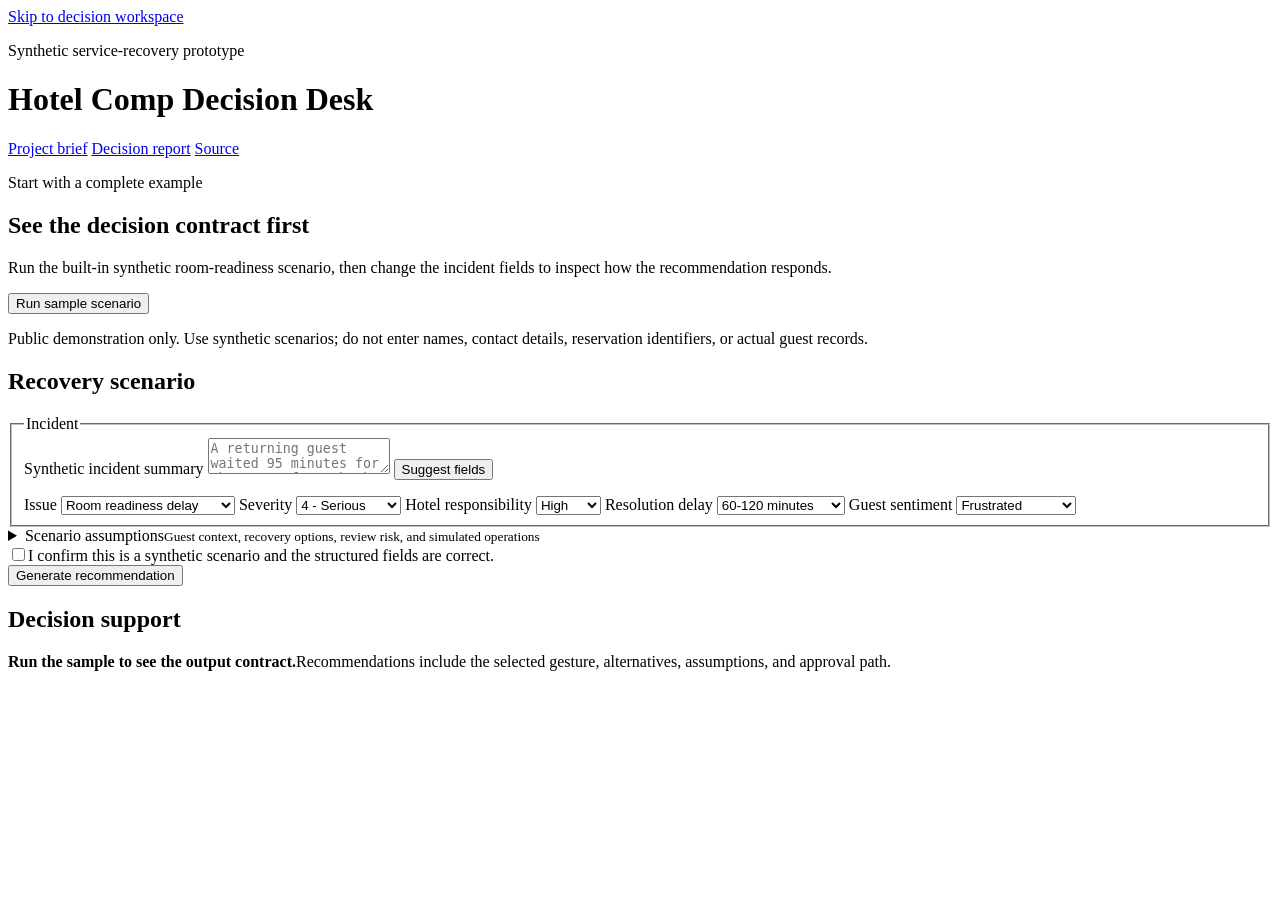
<file: cloudflare/ui/index.html>
<!doctype html>
<html lang="en">
<head>
  <meta charset="utf-8">
  <meta name="viewport" content="width=device-width, initial-scale=1">
  <meta name="description" content="Run a synthetic hotel service-recovery scenario and inspect an explainable recommendation, alternatives, cost assumptions, and review path.">
  <title>Hotel Comp Decision Desk</title>
  <style>
/*__STYLES__*/
  </style>
</head>
<body>
  <a class="skip-link" href="#main">Skip to decision workspace</a>
  <header>
    <div class="shell masthead">
      <div>
        <p class="eyebrow">Synthetic service-recovery prototype</p>
        <h1>Hotel Comp Decision Desk</h1>
      </div>
      <nav class="context-links" aria-label="Project context">
        <a href="https://grant-mccurdy.github.io/projects/hotel-comp-policy-model.html">Project brief</a>
        <a href="https://grant-mccurdy.github.io/projects/hotel-comp-policy-model/">Decision report</a>
        <a href="https://github.com/grant-mccurdy/hotel-comp-policy-model">Source</a>
      </nav>
    </div>
  </header>

  <main id="main" class="shell">
    <div class="demo-intro">
      <div>
        <p class="eyebrow">Start with a complete example</p>
        <h2>See the decision contract first</h2>
        <p>Run the built-in synthetic room-readiness scenario, then change the incident fields to inspect how the recommendation responds.</p>
      </div>
      <button id="sample-button" class="secondary sample-button" type="button">Run sample scenario</button>
    </div>
    <p class="boundary">Public demonstration only. Use synthetic scenarios; do not enter names, contact details, reservation identifiers, or actual guest records.</p>

    <div class="workspace">
      <section class="panel" aria-labelledby="scenario-title">
        <div class="panel-head"><h2 id="scenario-title">Recovery scenario</h2></div>
        <form id="scenario-form" class="panel-body">
          <fieldset>
            <legend>Incident</legend>
            <div class="narrative">
              <label>Synthetic incident summary
                <textarea id="incident_summary" maxlength="1000" placeholder="A returning guest waited 95 minutes for the room after check-in and is visibly frustrated..."></textarea>
              </label>
              <button id="parse-button" class="secondary" type="button">Suggest fields</button>
            </div>
            <p id="parse-status" class="status" role="status"></p>
            <div class="grid">
              <label>Issue
                <select name="failure_category" required>
                  <option value="room_readiness_delay">Room readiness delay</option>
                  <option value="room_assignment_expectation_gap">Room expectation gap</option>
                  <option value="housekeeping_miss">Housekeeping miss</option>
                  <option value="maintenance_issue">Maintenance issue</option>
                  <option value="noise_disruption">Noise disruption</option>
                  <option value="billing_or_fee_dispute">Billing or fee dispute</option>
                  <option value="f_and_b_service_lapse">Food and beverage lapse</option>
                  <option value="rooftop_pool_access_issue">Rooftop or pool access</option>
                  <option value="spa_wellness_service_issue">Spa or wellness issue</option>
                  <option value="valet_or_parking_delay">Valet or parking delay</option>
                </select>
              </label>
              <label><span class="field-term" tabindex="0" aria-label="Severity: How much the incident disrupted the promised stay experience. Rate the failure itself, not guest emotion, guest value, or hotel responsibility." data-help="How much the incident disrupted the promised stay experience. Rate the failure itself, not guest emotion, guest value, or hotel responsibility.">Severity</span>
                <select name="severity" required>
                  <option value="2">2 - Noticeable</option><option value="3">3 - Material</option>
                  <option value="4" selected>4 - Serious</option><option value="5">5 - Critical</option>
                </select>
              </label>
              <label>Hotel responsibility
                <select name="hotel_responsibility" required>
                  <option value="0.35">Limited</option><option value="0.65">Shared</option>
                  <option value="0.90" selected>High</option><option value="1">Full</option>
                </select>
              </label>
              <label>Resolution delay
                <select name="resolution_delay_minutes" required>
                  <option value="25">Under 30 minutes</option><option value="60">30-60 minutes</option>
                  <option value="95" selected>60-120 minutes</option><option value="240">Over two hours</option>
                </select>
              </label>
              <label>Guest sentiment
                <select name="sentiment_intensity" required>
                  <option value="0.30">Calm</option><option value="0.55">Concerned</option>
                  <option value="0.76" selected>Frustrated</option><option value="0.92">Highly escalated</option>
                </select>
              </label>
            </div>
            <input type="hidden" name="failure_type" value="outcome">
            <input type="hidden" name="reported_in_stay" value="true">
          </fieldset>

          <details class="advanced-inputs">
            <summary><span>Scenario assumptions</span><small>Guest context, recovery options, review risk, and simulated operations</small></summary>
            <div class="advanced-body">
              <fieldset>
                <legend>Guest and stay context</legend>
                <div class="grid">
                  <label>Guest relationship
                    <select name="guest_tier" required>
                      <option value="new_guest">New guest</option><option value="returning_guest" selected>Returning guest</option>
                      <option value="loyalty_guest">Loyalty guest</option><option value="vip_guest">VIP guest</option>
                      <option value="event_or_suite_guest">Event or suite guest</option>
                    </select>
                  </label>
                  <label>Traveler context
                    <select name="traveler_segment" required>
                      <option value="coastal_weekend" selected>Coastal weekend</option><option value="wellness_getaway">Wellness getaway</option>
                      <option value="business_traveler">Business traveler</option><option value="design_leisure">Design leisure</option>
                      <option value="event_or_suite_guest">Event or suite</option><option value="local_staycation">Local staycation</option>
                    </select>
                  </label>
                  <label>Stay value ($)<input name="stay_value" type="number" min="0" max="100000" value="1800" required></label>
                  <label>Nightly rate ($)<input name="nightly_rate" type="number" min="0" max="25000" value="600" required></label>
                  <label>Estimated relationship value ($)<input name="estimated_lifetime_value" type="number" min="0" max="1000000" value="7200" required></label>
                  <label><span class="field-term" tabindex="0" aria-label="Repeat-comp review signal: Verified prior recovery history that may require manager review. It never reduces what the current failure warrants and is not an abuse label." data-help="Verified prior recovery history that may require manager review. It never reduces what the current failure warrants and is not an abuse label.">Repeat-comp review signal</span>
                    <select name="repeat_comp_review_risk" required><option value="0.04" selected>None</option><option value="0.35">Watch</option><option value="0.75">Review</option></select>
                  </label>
                  <label><span class="field-term" tabindex="0" aria-label="Review risk: Observed likelihood that an unresolved incident becomes a negative public review or reputation issue. Do not infer this from guest status or demographics." data-help="Observed likelihood that an unresolved incident becomes a negative public review or reputation issue. Do not infer this from guest status or demographics.">Review risk</span>
                    <select name="review_risk" required>
                      <option value="0.30">Low</option><option value="0.55">Moderate</option>
                      <option value="0.80" selected>High</option><option value="0.94">Very high</option>
                    </select>
                  </label>
                </div>
              </fieldset>

              <fieldset>
                <legend>Available recovery options</legend>
                <div class="checks">
                  <label class="check"><input type="checkbox" name="available_comp_codes" value="amenity_gesture" checked>In-room amenity</label>
                  <label class="check"><input type="checkbox" name="available_comp_codes" value="late_checkout" checked>Late checkout</label>
                  <label class="check"><input type="checkbox" name="available_comp_codes" value="parking_fee_waiver" checked>Fee waiver</label>
                  <label class="check"><input type="checkbox" name="available_comp_codes" value="lobby_lounge_credit" checked>Palma credit</label>
                  <label class="check"><input type="checkbox" name="available_comp_codes" value="rooftop_f_and_b_credit" checked>Calabra or Palma credit</label>
                  <label class="check"><input type="checkbox" name="available_comp_codes" value="spa_wellness_credit" checked>Spa or wellness credit</label>
                  <label class="check"><input type="checkbox" name="available_comp_codes" value="room_upgrade" checked>Room upgrade</label>
                  <label class="check"><input type="checkbox" name="available_comp_codes" value="partial_room_refund" checked>Partial room refund</label>
                  <label class="check"><input type="checkbox" name="available_comp_codes" value="future_stay_credit" checked>Future-stay credit</label>
                </div>
              </fieldset>

              <fieldset>
                <legend>Simulated operating context</legend>
                <div class="grid">
                  <label>Occupancy pressure<select name="occupancy_pressure"><option value="0.35">Flexible</option><option value="0.65">Moderate</option><option value="0.72" selected>Constrained</option><option value="0.92">Peak</option></select></label>
                  <label>Public rate pressure<select name="public_rate_pressure"><option value="0.35">Low</option><option value="0.50" selected>Typical</option><option value="0.75">High</option><option value="0.90">Peak</option></select></label>
                </div>
              </fieldset>
            </div>
          </details>

          <input type="hidden" name="scenario_mode" value="public_synthetic_demo">
          <input type="hidden" name="availability_confirmed" value="true">
          <input type="hidden" name="property_context_confidence" value="0.88">
          <input type="hidden" name="rooftop_f_and_b_fit_modifier" value="1.22">
          <input type="hidden" name="spa_wellness_fit_modifier" value="1.18">
          <input type="hidden" name="lobby_lounge_fit_modifier" value="1.12">
          <input type="hidden" name="parking_fee_fit_modifier" value="1.04">
          <input type="hidden" name="late_checkout_fit_modifier" value="1.04">
          <input type="hidden" name="room_upgrade_fit_modifier" value="1.08">
          <div class="confirm"><label class="check"><input id="confirm-inputs" type="checkbox" required>I confirm this is a synthetic scenario and the structured fields are correct.</label></div>
          <button id="recommend-button" class="primary" type="submit">Generate recommendation</button>
          <p id="recommend-status" class="status" role="status"></p>
        </form>
      </section>

      <aside id="result" class="panel result" aria-live="polite">
        <div class="panel-head"><h2>Decision support</h2></div>
        <div class="empty"><strong>Run the sample to see the output contract.</strong><span>Recommendations include the selected gesture, alternatives, assumptions, and approval path.</span></div>
      </aside>
    </div>
  </main>
  <script>
/*__SCRIPT__*/
  </script>
</body>
</html>
</file>
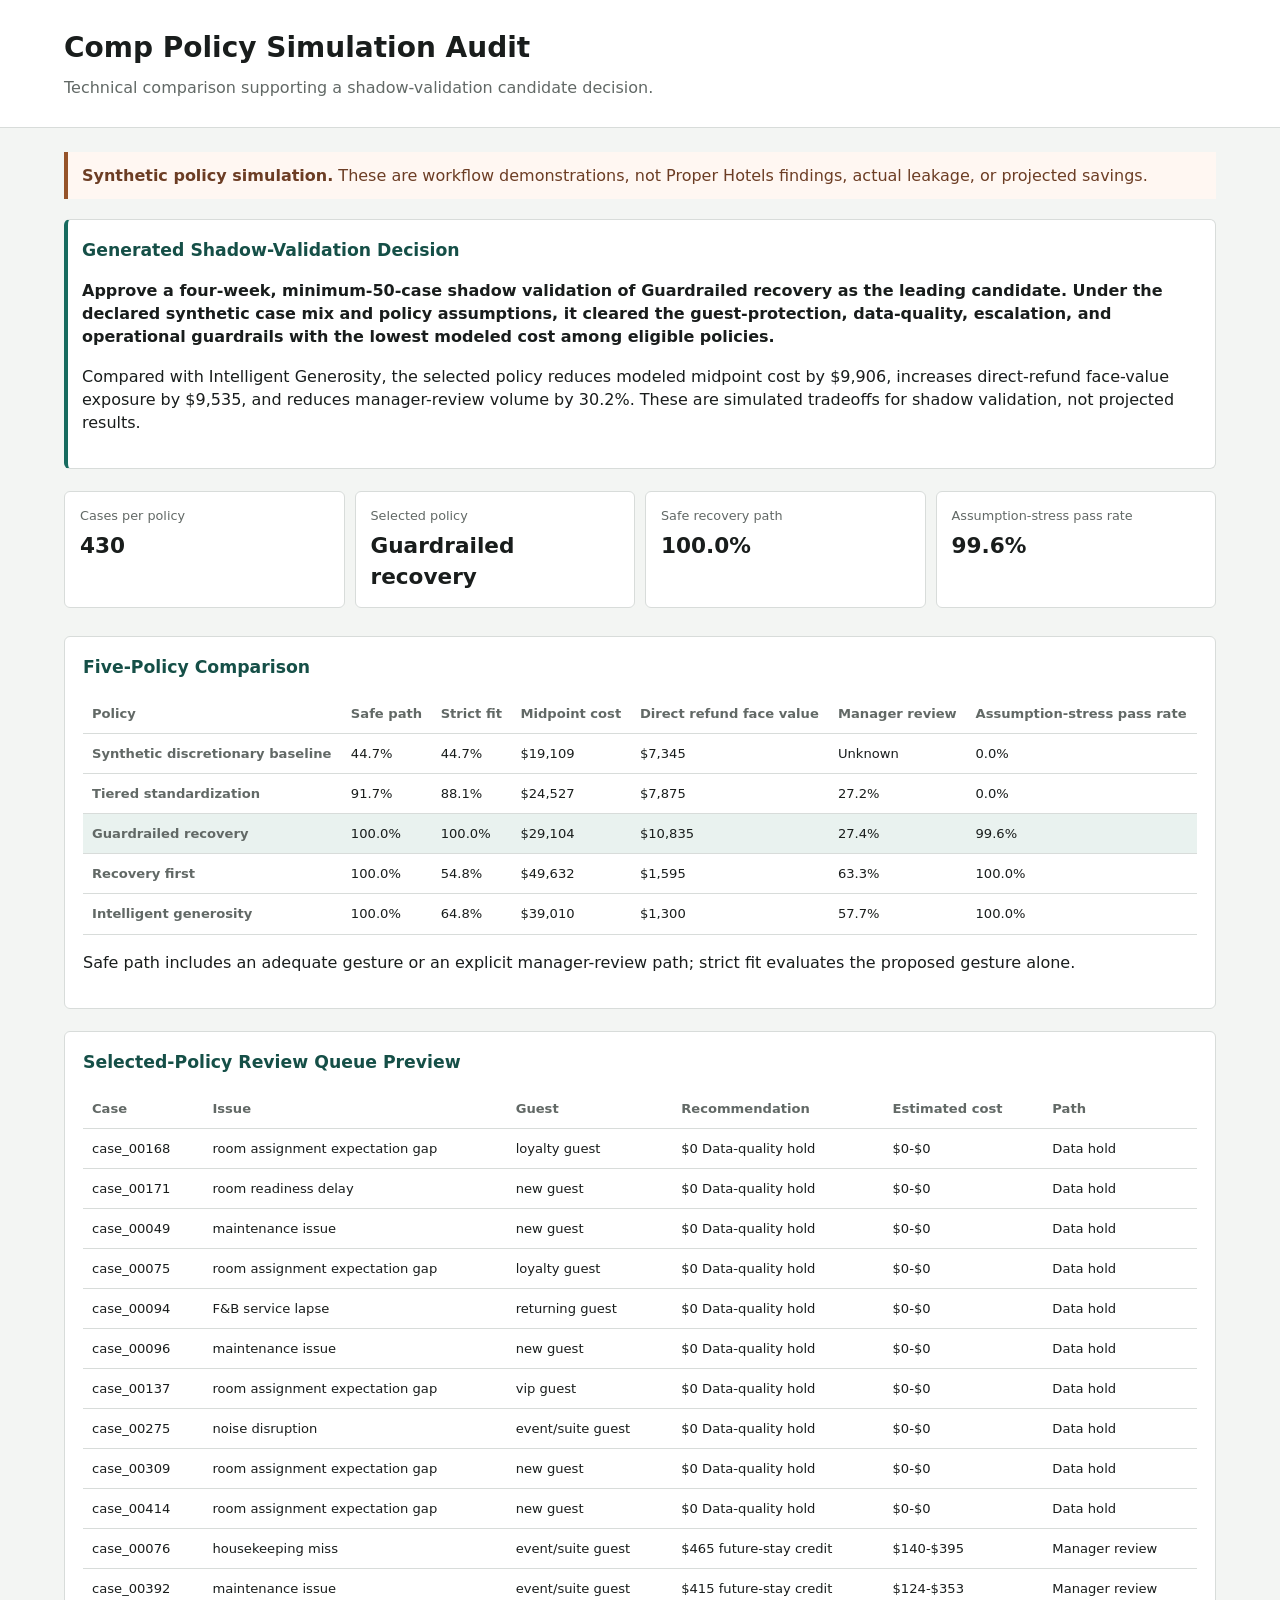
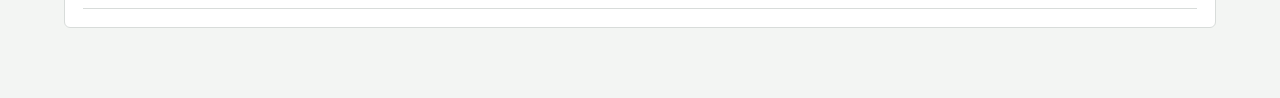
<file: reports/comp-optimization-dashboard.html>
<!doctype html>
<html lang="en">
<head>
  <meta charset="utf-8">
  <meta name="viewport" content="width=device-width, initial-scale=1">
  <title>Comp Policy Simulation Audit</title>
  <style>
    :root { --ink:#191d1c;--muted:#626966;--line:#d8dcda;--paper:#f3f5f3;--accent:#176b5f;--soft:#e9f2ef;--warn:#955329; }
    * { box-sizing:border-box; } body { margin:0;background:var(--paper);color:var(--ink);font-family:Inter,ui-sans-serif,system-ui,-apple-system,"Segoe UI",sans-serif;line-height:1.45; }
    header { padding:28px clamp(20px,5vw,64px);background:#fff;border-bottom:1px solid var(--line); } h1 { margin:0;font-size:1.75rem;letter-spacing:0; } header p { color:var(--muted);max-width:850px;margin:7px 0 0; }
    main { max-width:1320px;margin:auto;padding:24px clamp(20px,5vw,64px) 48px; } .boundary { border-left:4px solid var(--warn);background:#fff7f2;padding:12px 14px;margin-bottom:20px;color:#6c3d24; }
    .metrics { display:grid;grid-template-columns:repeat(4,minmax(150px,1fr));gap:10px;margin:20px 0 28px; } .metric { background:#fff;border:1px solid var(--line);border-radius:6px;padding:15px; } .metric span { display:block;color:var(--muted);font-size:.8rem; } .metric strong { display:block;margin-top:4px;font-size:1.35rem; }
    section { margin-bottom:22px;background:#fff;border:1px solid var(--line);border-radius:6px;padding:18px; } h2 { margin:0 0 14px;font-size:1.08rem;color:#154f47;letter-spacing:0; }
    .table-wrap { width:100%;overflow-x:auto; } table { width:100%;min-width:850px;border-collapse:collapse; } th,td { padding:10px 9px;border-bottom:1px solid var(--line);text-align:left;font-size:.82rem; } th { color:var(--muted);font-weight:650; } tr.selected { background:var(--soft); } .decision { border-left:4px solid var(--accent);padding-left:14px; }
    @media(max-width:850px) { .metrics { grid-template-columns:repeat(2,minmax(130px,1fr)); } }
  </style>
</head>
<body>
  <header><h1>Comp Policy Simulation Audit</h1><p>Technical comparison supporting a shadow-validation candidate decision.</p></header>
  <main>
    <div class="boundary"><strong>Synthetic policy simulation.</strong> These are workflow demonstrations, not Proper Hotels findings, actual leakage, or projected savings.</div>
    <section class="decision"><h2>Generated Shadow-Validation Decision</h2><p><strong>Approve a four-week, minimum-50-case shadow validation of Guardrailed recovery as the leading candidate. Under the declared synthetic case mix and policy assumptions, it cleared the guest-protection, data-quality, escalation, and operational guardrails with the lowest modeled cost among eligible policies.</strong></p><p>Compared with Intelligent Generosity, the selected policy reduces modeled midpoint cost by $9,906, increases direct-refund face-value exposure by $9,535, and reduces manager-review volume by 30.2%. These are simulated tradeoffs for shadow validation, not projected results.</p></section>
    <div class="metrics">
      <div class="metric"><span>Cases per policy</span><strong>430</strong></div>
      <div class="metric"><span>Selected policy</span><strong>Guardrailed recovery</strong></div>
      <div class="metric"><span>Safe recovery path</span><strong>100.0%</strong></div>
      <div class="metric"><span>Assumption-stress pass rate</span><strong>99.6%</strong></div>
    </div>
    <section><h2>Five-Policy Comparison</h2><div class="table-wrap"><table><thead><tr><th>Policy</th><th>Safe path</th><th>Strict fit</th><th>Midpoint cost</th><th>Direct refund face value</th><th>Manager review</th><th>Assumption-stress pass rate</th></tr></thead><tbody><tr><th>Synthetic discretionary baseline</th><td>44.7%</td><td>44.7%</td><td>$19,109</td><td>$7,345</td><td>Unknown</td><td>0.0%</td></tr><tr><th>Tiered standardization</th><td>91.7%</td><td>88.1%</td><td>$24,527</td><td>$7,875</td><td>27.2%</td><td>0.0%</td></tr><tr class="selected"><th>Guardrailed recovery</th><td>100.0%</td><td>100.0%</td><td>$29,104</td><td>$10,835</td><td>27.4%</td><td>99.6%</td></tr><tr><th>Recovery first</th><td>100.0%</td><td>54.8%</td><td>$49,632</td><td>$1,595</td><td>63.3%</td><td>100.0%</td></tr><tr><th>Intelligent generosity</th><td>100.0%</td><td>64.8%</td><td>$39,010</td><td>$1,300</td><td>57.7%</td><td>100.0%</td></tr></tbody></table></div><p>Safe path includes an adequate gesture or an explicit manager-review path; strict fit evaluates the proposed gesture alone.</p></section>
    <section><h2>Selected-Policy Review Queue Preview</h2><div class="table-wrap"><table><thead><tr><th>Case</th><th>Issue</th><th>Guest</th><th>Recommendation</th><th>Estimated cost</th><th>Path</th></tr></thead><tbody><tr><td>case_00168</td><td>room assignment expectation gap</td><td>loyalty guest</td><td>$0 Data-quality hold</td><td>$0-$0</td><td>Data hold</td></tr><tr><td>case_00171</td><td>room readiness delay</td><td>new guest</td><td>$0 Data-quality hold</td><td>$0-$0</td><td>Data hold</td></tr><tr><td>case_00049</td><td>maintenance issue</td><td>new guest</td><td>$0 Data-quality hold</td><td>$0-$0</td><td>Data hold</td></tr><tr><td>case_00075</td><td>room assignment expectation gap</td><td>loyalty guest</td><td>$0 Data-quality hold</td><td>$0-$0</td><td>Data hold</td></tr><tr><td>case_00094</td><td>F&amp;B service lapse</td><td>returning guest</td><td>$0 Data-quality hold</td><td>$0-$0</td><td>Data hold</td></tr><tr><td>case_00096</td><td>maintenance issue</td><td>new guest</td><td>$0 Data-quality hold</td><td>$0-$0</td><td>Data hold</td></tr><tr><td>case_00137</td><td>room assignment expectation gap</td><td>vip guest</td><td>$0 Data-quality hold</td><td>$0-$0</td><td>Data hold</td></tr><tr><td>case_00275</td><td>noise disruption</td><td>event/suite guest</td><td>$0 Data-quality hold</td><td>$0-$0</td><td>Data hold</td></tr><tr><td>case_00309</td><td>room assignment expectation gap</td><td>new guest</td><td>$0 Data-quality hold</td><td>$0-$0</td><td>Data hold</td></tr><tr><td>case_00414</td><td>room assignment expectation gap</td><td>new guest</td><td>$0 Data-quality hold</td><td>$0-$0</td><td>Data hold</td></tr><tr><td>case_00076</td><td>housekeeping miss</td><td>event/suite guest</td><td>$465 future-stay credit</td><td>$140-$395</td><td>Manager review</td></tr><tr><td>case_00392</td><td>maintenance issue</td><td>event/suite guest</td><td>$415 future-stay credit</td><td>$124-$353</td><td>Manager review</td></tr></tbody></table></div></section>
  </main>
</body>
</html>
</file>
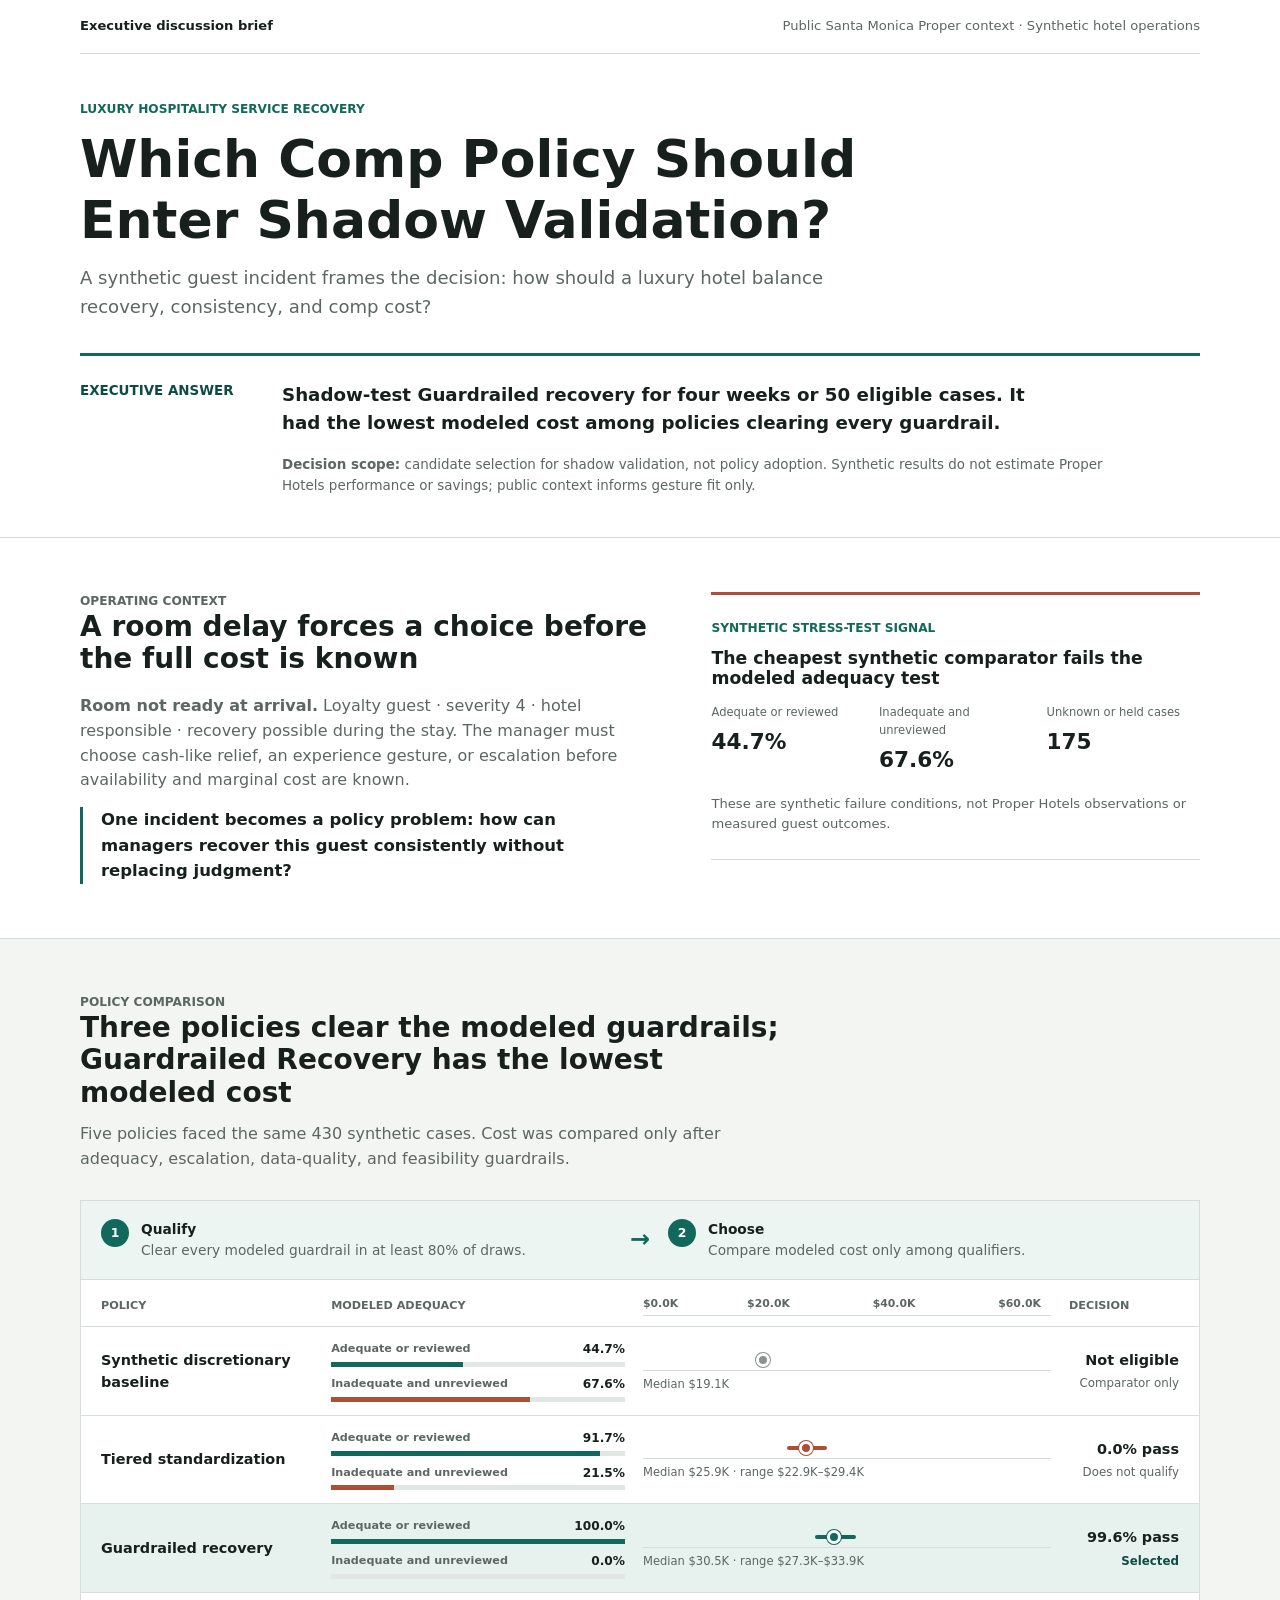
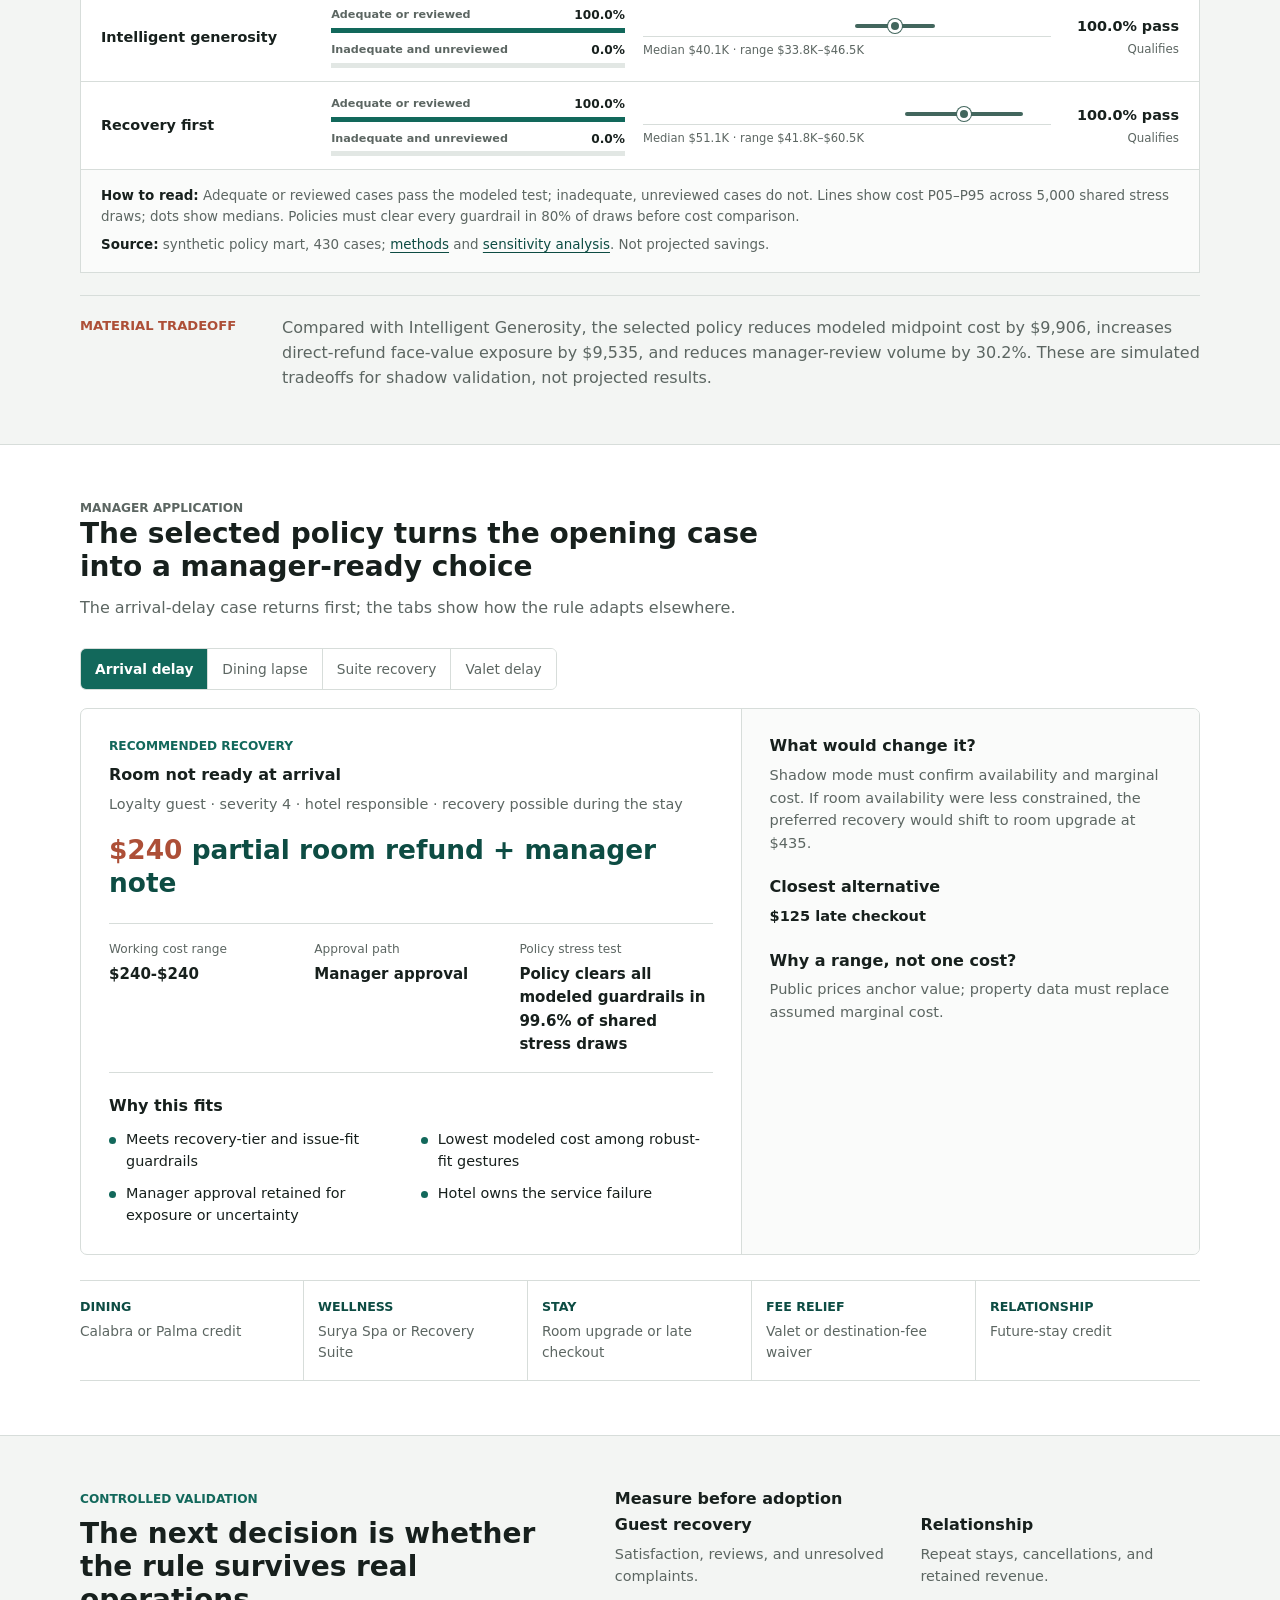
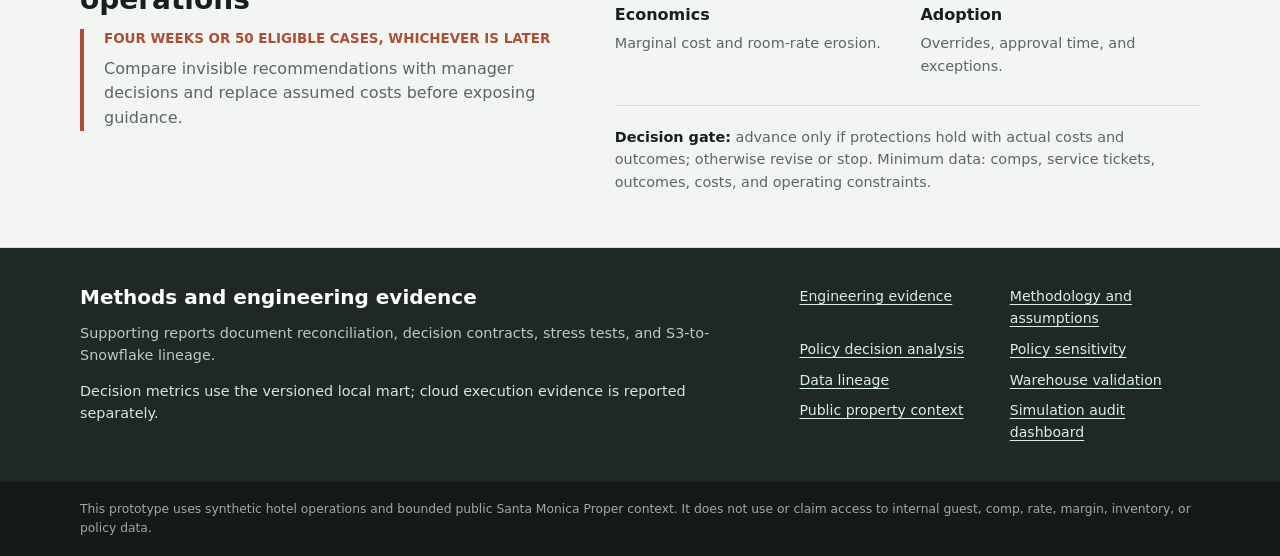
<file: reports/interactive-policy-prototype.html>
<!doctype html>
<html lang="en">
<head>
  <meta charset="utf-8">
  <meta name="viewport" content="width=device-width, initial-scale=1">
  <meta name="description" content="A luxury-hospitality service recovery decision prototype for intelligent, explainable guest recovery.">
  <title>Which Comp Policy Should Enter Shadow Validation?</title>
  <style>
    :root {
      color-scheme: light;
      --ink: #17201d;
      --muted: #5c6662;
      --line: #d7ddda;
      --paper: #f3f5f3;
      --white: #ffffff;
      --teal: #12685b;
      --teal-dark: #0d4c43;
      --teal-soft: #e7f1ee;
      --coral: #ad4f37;
      --coral-soft: #f8ece7;
      --gold: #9a742f;
    }
    * { box-sizing: border-box; }
    html { scroll-behavior: smooth; }
    html, body { width: 100%; max-width: 100%; overflow-x: hidden; }
    body {
      margin: 0;
      background: var(--white);
      color: var(--ink);
      font-family: Inter, ui-sans-serif, system-ui, -apple-system, "Segoe UI", sans-serif;
      font-size: 16px;
      line-height: 1.55;
    }
    a { color: var(--teal-dark); text-underline-offset: 3px; }
    .shell { width: min(1120px, calc(100% - 40px)); margin: 0 auto; }
    .eyebrow {
      margin: 0 0 10px;
      color: var(--teal);
      font-size: .76rem;
      font-weight: 800;
      text-transform: uppercase;
    }
    header { border-bottom: 1px solid var(--line); background: var(--white); }
    .topline {
      display: flex;
      align-items: center;
      justify-content: space-between;
      gap: 18px;
      min-height: 54px;
      border-bottom: 1px solid var(--line);
      color: var(--muted);
      font-size: .82rem;
    }
    .topline strong { color: var(--ink); }
    .intro { padding: 46px 0 40px; }
    h1, h2, h3 { margin-top: 0; letter-spacing: 0; line-height: 1.17; }
    h1 { max-width: 780px; margin-bottom: 14px; font-size: 3.25rem; }
    h2 { margin-bottom: 12px; font-size: 1.75rem; }
    h3 { margin-bottom: 8px; font-size: 1rem; }
    .lead { max-width: 800px; margin: 0; color: var(--muted); font-size: 1.13rem; }
    .proposal {
      display: grid;
      grid-template-columns: 180px minmax(0, 1fr);
      gap: 22px;
      margin-top: 32px;
      padding-top: 25px;
      border-top: 3px solid var(--teal);
    }
    .proposal strong { color: var(--teal-dark); font-size: .84rem; text-transform: uppercase; }
    .proposal p { max-width: 780px; margin: 0; font-size: 1.14rem; font-weight: 650; }
    .evidence-boundary { max-width: 850px; margin: 18px 0 0 202px; color: var(--muted); font-size: .84rem; }
    section { padding: 54px 0; }
    .band { background: var(--paper); border-top: 1px solid var(--line); border-bottom: 1px solid var(--line); }
    .section-head { max-width: 720px; margin-bottom: 28px; }
    .section-head p { margin: 0; color: var(--muted); }
    .story-layout { display: grid; grid-template-columns: minmax(0, 1.08fr) minmax(330px, .92fr); gap: 58px; align-items: start; }
    .story-copy .section-head { margin-bottom: 18px; }
    .story-copy > p { margin: 0; color: var(--muted); }
    .story-copy > p + p { margin-top: 14px; }
    .story-turn { padding-left: 18px; border-left: 3px solid var(--teal); color: var(--ink) !important; font-size: 1.03rem; font-weight: 650; }
    .baseline-signal { padding: 24px 0; border-top: 3px solid var(--coral); border-bottom: 1px solid var(--line); }
    .baseline-signal h3 { margin-bottom: 16px; font-size: 1.08rem; }
    .baseline-metrics { display: grid; grid-template-columns: repeat(3, minmax(0, 1fr)); gap: 14px; }
    .baseline-metrics span { display: block; color: var(--muted); font-size: .72rem; }
    .baseline-metrics strong { display: block; margin-top: 3px; color: var(--ink); font-size: 1.35rem; }
    .baseline-boundary { margin: 18px 0 0; color: var(--muted); font-size: .82rem; }
    .policy-decision-figure { margin: 0; border: 1px solid var(--line); background: var(--white); }
    .selection-rule { display: grid; grid-template-columns: minmax(0, 1fr) auto minmax(0, 1fr); gap: 18px; align-items: center; padding: 18px 20px; border-bottom: 1px solid var(--line); background: #edf5f2; }
    .selection-rule > div { display: grid; grid-template-columns: 30px minmax(0, 1fr); gap: 10px; align-items: start; }
    .selection-rule p { margin: 0; color: var(--muted); font-size: .86rem; }
    .selection-rule strong { display: block; color: var(--ink); }
    .rule-number { display: grid; width: 28px; height: 28px; place-items: center; border-radius: 50%; background: var(--teal); color: var(--white); font-size: .78rem; font-weight: 800; }
    .rule-arrow { color: var(--teal); font-size: 1.5rem; font-weight: 800; }
    .figure-axis, .policy-plot-row { display: grid; grid-template-columns: minmax(150px, .65fr) minmax(210px, .9fr) minmax(270px, 1.25fr) 110px; gap: 18px; align-items: center; }
    .figure-axis { padding: 16px 20px 10px; color: var(--muted); font-size: .7rem; font-weight: 750; text-transform: uppercase; }
    .axis-track { position: relative; height: 20px; border-bottom: 1px solid var(--line); }
    .axis-track span { position: absolute; bottom: 2px; transform: translateX(-50%); color: var(--muted); font-size: .68rem; font-weight: 600; text-transform: none; }
    .axis-track span:first-child { transform: none; }
    .policy-plot-row { --row-color: #68736e; min-height: 78px; padding: 13px 20px; border-top: 1px solid var(--line); }
    .policy-plot-row.selected { --row-color: var(--teal); background: var(--teal-soft); }
    .policy-plot-row.qualified { --row-color: #42665d; }
    .policy-plot-row.failed { --row-color: var(--coral); }
    .policy-plot-row.comparator { --row-color: #8a938f; }
    .policy-plot-label strong, .guardrail-result strong { display: block; color: var(--ink); font-size: .9rem; }
    .policy-plot-label span, .guardrail-result span { display: block; margin-top: 3px; color: var(--muted); font-size: .74rem; }
    .policy-plot-row.selected .policy-plot-label span, .policy-plot-row.selected .guardrail-result span { color: var(--teal-dark); font-weight: 750; }
    .protection-cell { display: grid; gap: 8px; min-width: 0; }
    .protection-metric > span:first-child { display: flex; justify-content: space-between; gap: 10px; color: var(--muted); font-size: .7rem; }
    .protection-metric b { font-weight: 600; }
    .protection-metric strong { color: var(--ink); font-size: .76rem; }
    .metric-track { display: block; height: 5px; margin-top: 3px; overflow: hidden; background: #e2e7e4; }
    .metric-track i { display: block; height: 100%; background: var(--teal); }
    .under-recovery .metric-track i { background: var(--coral); }
    .cost-cell { min-width: 0; }
    .cost-track { position: relative; height: 22px; border-bottom: 1px solid var(--line); }
    .cost-interval { position: absolute; top: 9px; left: var(--cost-low); width: calc(var(--cost-high) - var(--cost-low)); min-width: 3px; height: 4px; border-radius: 2px; background: var(--row-color); }
    .cost-median { position: absolute; top: 4px; left: var(--cost-mid); width: 14px; height: 14px; transform: translateX(-50%); border: 3px solid var(--white); border-radius: 50%; background: var(--row-color); box-shadow: 0 0 0 1px var(--row-color); }
    .cost-readout { display: block; margin-top: 5px; color: var(--muted); font-size: .72rem; }
    .guardrail-result { text-align: right; }
    .policy-decision-figure figcaption { padding: 16px 20px; border-top: 1px solid var(--line); background: #fafbfa; color: var(--muted); font-size: .84rem; }
    .policy-decision-figure figcaption strong { color: var(--ink); }
    .figure-source { display: block; margin-top: 7px; }
    .comparison-note { display: grid; grid-template-columns: 180px minmax(0, 1fr); gap: 22px; margin-top: 22px; padding-top: 20px; border-top: 1px solid var(--line); }
    .comparison-note strong { color: var(--coral); font-size: .82rem; text-transform: uppercase; }
    .comparison-note p { margin: 0; color: var(--muted); }
    .scenario-tabs {
      display: flex;
      width: fit-content;
      max-width: 100%;
      margin-bottom: 18px;
      border: 1px solid var(--line);
      border-radius: 6px;
      overflow-x: auto;
      background: var(--white);
    }
    .scenario-tab {
      flex: 0 0 auto;
      min-height: 40px;
      border: 0;
      border-right: 1px solid var(--line);
      padding: 9px 14px;
      background: var(--white);
      color: var(--muted);
      font: inherit;
      font-size: .86rem;
      cursor: pointer;
    }
    .scenario-tab:last-child { border-right: 0; }
    .scenario-tab[aria-pressed="true"] { background: var(--teal); color: var(--white); font-weight: 750; }
    .scenario-tab:focus-visible { outline: 3px solid #86bcb4; outline-offset: -3px; }
    .decision {
      display: grid;
      grid-template-columns: minmax(0, 1.18fr) minmax(290px, .82fr);
      min-width: 0;
      border: 1px solid var(--line);
      border-radius: 7px;
      overflow: hidden;
      background: var(--white);
    }
    .decision-main, .decision-support { min-width: 0; padding: 28px; }
    .decision-support { border-left: 1px solid var(--line); background: #fafbfa; }
    .scenario-context { margin: 0 0 18px; color: var(--muted); font-size: .9rem; }
    .recommendation { margin: 0; color: var(--teal-dark); font-size: 1.65rem; font-weight: 800; line-height: 1.25; overflow-wrap: anywhere; }
    .recommendation span:first-child { color: var(--coral); }
    .decision-metrics {
      display: grid;
      grid-template-columns: repeat(3, minmax(0, 1fr));
      gap: 12px;
      margin: 24px 0;
      padding: 16px 0;
      border-top: 1px solid var(--line);
      border-bottom: 1px solid var(--line);
    }
    .decision-metrics span { display: block; color: var(--muted); font-size: .76rem; }
    .decision-metrics strong { display: block; margin-top: 4px; font-size: .94rem; overflow-wrap: anywhere; }
    .reasons { display: grid; grid-template-columns: repeat(2, minmax(0, 1fr)); gap: 9px 20px; margin: 12px 0 0; padding: 0; list-style: none; }
    .reasons li { position: relative; padding-left: 17px; font-size: .9rem; }
    .reasons li::before { content: ""; position: absolute; left: 0; top: .62em; width: 7px; height: 7px; border-radius: 50%; background: var(--teal); }
    .decision-support h3:not(:first-child) { margin-top: 24px; }
    .decision-support p { margin: 0; color: var(--muted); font-size: .91rem; }
    .alternative { color: var(--ink) !important; font-weight: 700; }
    .property-menu {
      display: grid;
      grid-template-columns: repeat(5, minmax(0, 1fr));
      margin-top: 25px;
      border-top: 1px solid var(--line);
      border-bottom: 1px solid var(--line);
    }
    .property-menu div { min-width: 0; padding: 16px 14px; border-right: 1px solid var(--line); }
    .property-menu div:first-child { padding-left: 0; }
    .property-menu div:last-child { border-right: 0; padding-right: 0; }
    .property-menu strong { display: block; color: var(--teal-dark); font-size: .79rem; text-transform: uppercase; }
    .property-menu span { display: block; margin-top: 4px; color: var(--muted); font-size: .86rem; }
    .pilot { display: grid; grid-template-columns: minmax(0, .9fr) minmax(0, 1.1fr); gap: 56px; align-items: start; }
    .pilot-callout { border-left: 4px solid var(--coral); padding-left: 20px; }
    .pilot-callout p { margin: 0; color: var(--muted); }
    .pilot-callout strong { display: block; margin-bottom: 7px; color: var(--coral); font-size: .84rem; text-transform: uppercase; }
    .success-measures { display: grid; grid-template-columns: repeat(2, minmax(0, 1fr)); gap: 18px 26px; }
    .success-measures p { margin: 0; color: var(--muted); font-size: .9rem; }
    .data-needed { margin: 28px 0 0; padding-top: 20px; border-top: 1px solid var(--line); color: var(--muted); font-size: .9rem; }
    .data-needed strong { color: var(--ink); }
    .evidence { padding: 38px 0; background: #202825; color: #e9efec; }
    .evidence-grid { display: grid; grid-template-columns: minmax(0, 1.25fr) minmax(280px, .75fr); gap: 52px; }
    .evidence h2 { color: var(--white); font-size: 1.25rem; }
    .evidence p { margin: 0; color: #bdc8c3; font-size: .9rem; }
    .pipeline-proof { margin-top: 14px !important; color: #d8e3de !important; }
    .evidence-links { display: grid; grid-template-columns: repeat(2, minmax(0, 1fr)); gap: 9px 20px; align-content: start; }
    .evidence a { color: #d8eee8; font-size: .88rem; }
    footer { padding: 18px 0; background: #151a18; color: #9caaa4; font-size: .77rem; }
    @media (max-width: 820px) {
      .proposal { grid-template-columns: 1fr; gap: 8px; }
      .evidence-boundary { margin-left: 0; }
      .comparison-note { grid-template-columns: 1fr; gap: 6px; }
      .story-layout { grid-template-columns: 1fr; gap: 32px; }
      .selection-rule { grid-template-columns: 1fr; gap: 12px; }
      .rule-arrow { justify-self: start; margin-left: 6px; transform: rotate(90deg); }
      .figure-axis { display: none; }
      .policy-plot-row { grid-template-columns: minmax(0, 1fr) auto; gap: 10px 18px; }
      .policy-plot-label { grid-column: 1; grid-row: 1; }
      .guardrail-result { grid-column: 2; grid-row: 1; }
      .protection-cell { grid-column: 1 / -1; grid-row: 2; }
      .cost-cell { grid-column: 1 / -1; grid-row: 3; }
      .decision { grid-template-columns: 1fr; }
      .decision-support { border-top: 1px solid var(--line); border-left: 0; }
      .property-menu { grid-template-columns: repeat(2, minmax(0, 1fr)); }
      .property-menu div, .property-menu div:first-child, .property-menu div:last-child { padding: 14px; border-right: 0; border-bottom: 1px solid var(--line); }
      .property-menu div:nth-child(odd) { border-right: 1px solid var(--line); }
      .property-menu div:last-child { border-bottom: 0; }
      .pilot, .evidence-grid { grid-template-columns: 1fr; gap: 32px; }
    }
    @media (max-width: 560px) {
      .shell { width: min(100% - 32px, 1120px); }
      .topline { align-items: flex-start; flex-direction: column; justify-content: center; gap: 2px; padding: 10px 0; }
      .intro { padding: 34px 0 30px; }
      h1 { font-size: 2rem; }
      h2 { font-size: 1.45rem; }
      .lead { font-size: 1rem; }
      section { padding: 42px 0; }
      .scenario-tabs { display: grid; grid-template-columns: repeat(2, minmax(0, 1fr)); width: 100%; overflow: hidden; }
      .scenario-tab { width: 100%; border-right: 1px solid var(--line); border-bottom: 1px solid var(--line); }
      .scenario-tab:nth-child(2n) { border-right: 0; }
      .scenario-tab:nth-last-child(-n+2) { border-bottom: 0; }
      .decision-main, .decision-support { padding: 20px; }
      .recommendation { font-size: 1.35rem; }
      .decision-metrics { grid-template-columns: 1fr; gap: 10px; }
      .decision-metrics div { padding-bottom: 10px; border-bottom: 1px solid var(--line); }
      .decision-metrics div:last-child { padding-bottom: 0; border-bottom: 0; }
      .reasons, .success-measures, .evidence-links { grid-template-columns: 1fr; }
      .property-menu { grid-template-columns: 1fr; }
      .property-menu div:nth-child(odd) { border-right: 0; }
      .policy-plot-row { padding: 15px; }
      .policy-decision-figure figcaption { padding: 15px; }
    }
    @media print {
      body { font-size: 13px; }
      .scenario-tabs { display: none; }
      section { break-inside: avoid; padding: 28px 0; }
      .evidence, footer { background: var(--white); color: var(--ink); }
      .evidence p, .evidence a { color: var(--ink); }
    }
  </style>
</head>
<body>
  <header>
    <div class="shell topline">
      <strong>Executive discussion brief</strong>
      <span>Public Santa Monica Proper context · Synthetic hotel operations</span>
    </div>
    <div class="shell intro">
      <p class="eyebrow">Luxury hospitality service recovery</p>
      <h1>Which Comp Policy Should Enter Shadow Validation?</h1>
      <p class="lead">A synthetic guest incident frames the decision: how should a luxury hotel balance recovery, consistency, and comp cost?</p>
      <div class="proposal">
        <strong>Executive answer</strong>
        <p>Shadow-test Guardrailed recovery for four weeks or 50 eligible cases. It had the lowest modeled cost among policies clearing every guardrail.</p>
      </div>
      <p class="evidence-boundary"><strong>Decision scope:</strong> candidate selection for shadow validation, not policy adoption. Synthetic results do not estimate Proper Hotels performance or savings; public context informs gesture fit only.</p>
    </div>
  </header>

  <main>
    <section id="context-and-conflict">
      <div class="shell story-layout">
        <div class="story-copy">
          <div class="section-head">
            <p class="eyebrow">Operating context</p>
            <h2>A room delay forces a choice before the full cost is known</h2>
          </div>
          <p><strong>Room not ready at arrival.</strong> Loyalty guest · severity 4 · hotel responsible · recovery possible during the stay. The manager must choose cash-like relief, an experience gesture, or escalation before availability and marginal cost are known.</p>
          <p class="story-turn">One incident becomes a policy problem: how can managers recover this guest consistently without replacing judgment?</p>
        </div>
        <aside class="baseline-signal" aria-label="Synthetic discretionary comparator signal">
          <p class="eyebrow">Synthetic stress-test signal</p>
          <h3>The cheapest synthetic comparator fails the modeled adequacy test</h3>
          <div class="baseline-metrics">
            <div><span>Adequate or reviewed</span><strong>44.7%</strong></div>
            <div><span>Inadequate and unreviewed</span><strong>67.6%</strong></div>
            <div><span>Unknown or held cases</span><strong>175</strong></div>
          </div>
          <p class="baseline-boundary">These are synthetic failure conditions, not Proper Hotels observations or measured guest outcomes.</p>
        </aside>
      </div>
    </section>

    <section class="band" id="policy-comparison">
      <div class="shell">
        <div class="section-head">
          <p class="eyebrow">Policy comparison</p>
          <h2 id="policy-figure-heading">Three policies clear the modeled guardrails; Guardrailed Recovery has the lowest modeled cost</h2>
          <p>Five policies faced the same 430 synthetic cases. Cost was compared only after adequacy, escalation, data-quality, and feasibility guardrails.</p>
        </div>
        <figure class="policy-decision-figure" aria-labelledby="policy-figure-heading" aria-describedby="policy-figure-caption"><div class="selection-rule"><div><span class="rule-number">1</span><p><strong>Qualify</strong> Clear every modeled guardrail in at least 80% of draws.</p></div><span class="rule-arrow" aria-hidden="true">→</span><div><span class="rule-number">2</span><p><strong>Choose</strong> Compare modeled cost only among qualifiers.</p></div></div><div class="figure-axis" aria-hidden="true"><span>Policy</span><span>Modeled adequacy</span><div class="axis-track"><span style="left:0.00%">$0.0K</span><span style="left:30.77%">$20.0K</span><span style="left:61.54%">$40.0K</span><span style="left:92.31%">$60.0K</span></div><span>Decision</span></div><div class="policy-plot"><div class="policy-plot-row comparator" role="group" aria-label="Synthetic discretionary baseline: adequate or reviewed 44.7%; inadequate and unreviewed 67.6%; Median $19.1K; Not eligible, Comparator only"><div class="policy-plot-label"><strong>Synthetic discretionary baseline</strong></div><div class="protection-cell"><div class="protection-metric safe-path"><span><b>Adequate or reviewed</b><strong>44.7%</strong></span><span class="metric-track" aria-hidden="true"><i style="width:44.71%"></i></span></div><div class="protection-metric under-recovery"><span><b>Inadequate and unreviewed</b><strong>67.6%</strong></span><span class="metric-track" aria-hidden="true"><i style="width:67.57%"></i></span></div></div><div class="cost-cell"><div class="cost-track" style="--cost-low:29.40%;--cost-mid:29.40%;--cost-high:29.40%" aria-label="Synthetic discretionary baseline: Median $19.1K"><span class="cost-interval"></span><span class="cost-median"></span></div><span class="cost-readout">Median $19.1K</span></div><div class="guardrail-result"><strong>Not eligible</strong><span>Comparator only</span></div></div><div class="policy-plot-row failed" role="group" aria-label="Tiered standardization: adequate or reviewed 91.7%; inadequate and unreviewed 21.5%; Median $25.9K · range $22.9K–$29.4K; 0.0% pass, Does not qualify"><div class="policy-plot-label"><strong>Tiered standardization</strong></div><div class="protection-cell"><div class="protection-metric safe-path"><span><b>Adequate or reviewed</b><strong>91.7%</strong></span><span class="metric-track" aria-hidden="true"><i style="width:91.67%"></i></span></div><div class="protection-metric under-recovery"><span><b>Inadequate and unreviewed</b><strong>21.5%</strong></span><span class="metric-track" aria-hidden="true"><i style="width:21.47%"></i></span></div></div><div class="cost-cell"><div class="cost-track" style="--cost-low:35.21%;--cost-mid:39.87%;--cost-high:45.20%" aria-label="Tiered standardization: Median $25.9K · range $22.9K–$29.4K"><span class="cost-interval"></span><span class="cost-median"></span></div><span class="cost-readout">Median $25.9K · range $22.9K–$29.4K</span></div><div class="guardrail-result"><strong>0.0% pass</strong><span>Does not qualify</span></div></div><div class="policy-plot-row selected" role="group" aria-label="Guardrailed recovery: adequate or reviewed 100.0%; inadequate and unreviewed 0.0%; Median $30.5K · range $27.3K–$33.9K; 99.6% pass, Selected"><div class="policy-plot-label"><strong>Guardrailed recovery</strong></div><div class="protection-cell"><div class="protection-metric safe-path"><span><b>Adequate or reviewed</b><strong>100.0%</strong></span><span class="metric-track" aria-hidden="true"><i style="width:100.00%"></i></span></div><div class="protection-metric under-recovery"><span><b>Inadequate and unreviewed</b><strong>0.0%</strong></span><span class="metric-track" aria-hidden="true"><i style="width:0.00%"></i></span></div></div><div class="cost-cell"><div class="cost-track" style="--cost-low:42.06%;--cost-mid:46.87%;--cost-high:52.22%" aria-label="Guardrailed recovery: Median $30.5K · range $27.3K–$33.9K"><span class="cost-interval"></span><span class="cost-median"></span></div><span class="cost-readout">Median $30.5K · range $27.3K–$33.9K</span></div><div class="guardrail-result"><strong>99.6% pass</strong><span>Selected</span></div></div><div class="policy-plot-row qualified" role="group" aria-label="Intelligent generosity: adequate or reviewed 100.0%; inadequate and unreviewed 0.0%; Median $40.1K · range $33.8K–$46.5K; 100.0% pass, Qualifies"><div class="policy-plot-label"><strong>Intelligent generosity</strong></div><div class="protection-cell"><div class="protection-metric safe-path"><span><b>Adequate or reviewed</b><strong>100.0%</strong></span><span class="metric-track" aria-hidden="true"><i style="width:100.00%"></i></span></div><div class="protection-metric under-recovery"><span><b>Inadequate and unreviewed</b><strong>0.0%</strong></span><span class="metric-track" aria-hidden="true"><i style="width:0.00%"></i></span></div></div><div class="cost-cell"><div class="cost-track" style="--cost-low:51.99%;--cost-mid:61.71%;--cost-high:71.56%" aria-label="Intelligent generosity: Median $40.1K · range $33.8K–$46.5K"><span class="cost-interval"></span><span class="cost-median"></span></div><span class="cost-readout">Median $40.1K · range $33.8K–$46.5K</span></div><div class="guardrail-result"><strong>100.0% pass</strong><span>Qualifies</span></div></div><div class="policy-plot-row qualified" role="group" aria-label="Recovery first: adequate or reviewed 100.0%; inadequate and unreviewed 0.0%; Median $51.1K · range $41.8K–$60.5K; 100.0% pass, Qualifies"><div class="policy-plot-label"><strong>Recovery first</strong></div><div class="protection-cell"><div class="protection-metric safe-path"><span><b>Adequate or reviewed</b><strong>100.0%</strong></span><span class="metric-track" aria-hidden="true"><i style="width:100.00%"></i></span></div><div class="protection-metric under-recovery"><span><b>Inadequate and unreviewed</b><strong>0.0%</strong></span><span class="metric-track" aria-hidden="true"><i style="width:0.00%"></i></span></div></div><div class="cost-cell"><div class="cost-track" style="--cost-low:64.34%;--cost-mid:78.64%;--cost-high:93.05%" aria-label="Recovery first: Median $51.1K · range $41.8K–$60.5K"><span class="cost-interval"></span><span class="cost-median"></span></div><span class="cost-readout">Median $51.1K · range $41.8K–$60.5K</span></div><div class="guardrail-result"><strong>100.0% pass</strong><span>Qualifies</span></div></div></div><figcaption id="policy-figure-caption"><strong>How to read:</strong> Adequate or reviewed cases pass the modeled test; inadequate, unreviewed cases do not. Lines show cost P05–P95 across 5,000 shared stress draws; dots show medians. Policies must clear every guardrail in 80% of draws before cost comparison. <span class="figure-source"><strong>Source:</strong> synthetic policy mart, 430 cases; <a href="reports/methodology-and-assumptions.md">methods</a> and <a href="reports/policy-sensitivity.md">sensitivity analysis</a>. Not projected savings.</span></figcaption></figure>
        <div class="comparison-note"><strong>Material tradeoff</strong><p>Compared with Intelligent Generosity, the selected policy reduces modeled midpoint cost by $9,906, increases direct-refund face-value exposure by $9,535, and reduces manager-review volume by 30.2%. These are simulated tradeoffs for shadow validation, not projected results.</p></div>
      </div>
    </section>

    <section id="worked-decision">
      <div class="shell">
        <div class="section-head">
          <p class="eyebrow">Manager application</p>
          <h2>The selected policy turns the opening case into a manager-ready choice</h2>
          <p>The arrival-delay case returns first; the tabs show how the rule adapts elsewhere.</p>
        </div>
        <div class="scenario-tabs" role="group" aria-label="Worked recovery scenarios"><button class="scenario-tab" type="button" data-scenario="arrival_delay" aria-pressed="true">Arrival delay</button><button class="scenario-tab" type="button" data-scenario="dining_lapse" aria-pressed="false">Dining lapse</button><button class="scenario-tab" type="button" data-scenario="suite_recovery" aria-pressed="false">Suite recovery</button><button class="scenario-tab" type="button" data-scenario="parking_friction" aria-pressed="false">Valet delay</button></div>
        <article class="decision" id="decision-panel" aria-live="polite">
          <div class="decision-main">
            <p class="eyebrow">Recommended recovery</p>
            <h3 id="scenario-title">Room not ready at arrival</h3>
            <p class="scenario-context" id="scenario-context">Loyalty guest · severity 4 · hotel responsible · recovery possible during the stay</p>
            <p class="recommendation"><span id="scenario-amount">$240</span> <span id="scenario-gesture">partial room refund + manager note</span></p>
            <div class="decision-metrics">
              <div><span>Working cost range</span><strong id="scenario-cost">$240-$240</strong></div>
              <div><span>Approval path</span><strong id="scenario-approval">Manager approval</strong></div>
              <div><span>Policy stress test</span><strong id="scenario-robustness">Policy clears all modeled guardrails in 99.6% of shared stress draws</strong></div>
            </div>
            <h3>Why this fits</h3>
            <ul class="reasons" id="scenario-reasons"><li>Meets recovery-tier and issue-fit guardrails</li><li>Lowest modeled cost among robust-fit gestures</li><li>Manager approval retained for exposure or uncertainty</li><li>Hotel owns the service failure</li></ul>
          </div>
          <aside class="decision-support">
            <h3>What would change it?</h3>
            <p id="scenario-counterfactual">Shadow mode must confirm availability and marginal cost. If room availability were less constrained, the preferred recovery would shift to room upgrade at $435.</p>
            <h3>Closest alternative</h3>
            <p class="alternative" id="scenario-alternative">$125 late checkout</p>
            <h3>Why a range, not one cost?</h3>
            <p>Public prices anchor value; property data must replace assumed marginal cost.</p>
          </aside>
        </article>
        <div class="property-menu" aria-label="Property-aligned recovery menu">
          <div><strong>Dining</strong><span>Calabra or Palma credit</span></div>
          <div><strong>Wellness</strong><span>Surya Spa or Recovery Suite</span></div>
          <div><strong>Stay</strong><span>Room upgrade or late checkout</span></div>
          <div><strong>Fee relief</strong><span>Valet or destination-fee waiver</span></div>
          <div><strong>Relationship</strong><span>Future-stay credit</span></div>
        </div>
      </div>
    </section>

    <section class="band" id="pilot">
      <div class="shell pilot">
        <div>
          <p class="eyebrow">Controlled validation</p>
          <h2>The next decision is whether the rule survives real operations</h2>
          <div class="pilot-callout">
            <strong>Four weeks or 50 eligible cases, whichever is later</strong>
            <p>Compare invisible recommendations with manager decisions and replace assumed costs before exposing guidance.</p>
          </div>
        </div>
        <div>
          <h3>Measure before adoption</h3>
          <div class="success-measures">
            <div><h3>Guest recovery</h3><p>Satisfaction, reviews, and unresolved complaints.</p></div>
            <div><h3>Relationship</h3><p>Repeat stays, cancellations, and retained revenue.</p></div>
            <div><h3>Economics</h3><p>Marginal cost and room-rate erosion.</p></div>
            <div><h3>Adoption</h3><p>Overrides, approval time, and exceptions.</p></div>
          </div>
          <p class="data-needed"><strong>Decision gate:</strong> advance only if protections hold with actual costs and outcomes; otherwise revise or stop. Minimum data: comps, service tickets, outcomes, costs, and operating constraints.</p>
        </div>
      </div>
    </section>

    <section class="evidence" id="evidence">
      <div class="shell evidence-grid">
        <div>
          <h2>Methods and engineering evidence</h2>
          <p>Supporting reports document reconciliation, decision contracts, stress tests, and S3-to-Snowflake lineage.</p>
          <p class="pipeline-proof">Decision metrics use the versioned local mart; cloud execution evidence is reported separately.</p>
        </div>
        <nav class="evidence-links" aria-label="Supporting technical evidence">
          <a href="reports/engineering-evidence.md">Engineering evidence</a>
          <a href="reports/methodology-and-assumptions.md">Methodology and assumptions</a>
          <a href="reports/policy-decision-analysis.md">Policy decision analysis</a>
          <a href="reports/policy-sensitivity.md">Policy sensitivity</a>
          <a href="reports/data-lineage.md">Data lineage</a>
          <a href="reports/snowflake-validation.md">Warehouse validation</a>
          <a href="reports/proper-public-context.md">Public property context</a>
          <a href="reports/comp-optimization-dashboard.html">Simulation audit dashboard</a>
        </nav>
      </div>
    </section>
  </main>

  <footer>
    <div class="shell">This prototype uses synthetic hotel operations and bounded public Santa Monica Proper context. It does not use or claim access to internal guest, comp, rate, margin, inventory, or policy data.</div>
  </footer>

  <script type="application/json" id="scenario-data">{"arrival_delay": {"key": "arrival_delay", "tab_label": "Arrival delay", "title": "Room not ready at arrival", "context": "Loyalty guest \u00b7 severity 4 \u00b7 hotel responsible \u00b7 recovery possible during the stay", "amount": "$240", "gesture": "partial room refund + manager note", "cost_range": "$240-$240", "approval": "Manager approval", "robustness": "Policy clears all modeled guardrails in 99.6% of shared stress draws", "reasons": ["Meets recovery-tier and issue-fit guardrails", "Lowest modeled cost among robust-fit gestures", "Manager approval retained for exposure or uncertainty", "Hotel owns the service failure"], "counterfactual": "Shadow mode must confirm availability and marginal cost. If room availability were less constrained, the preferred recovery would shift to room upgrade at $435.", "alternative": "$125 late checkout"}, "dining_lapse": {"key": "dining_lapse", "tab_label": "Dining lapse", "title": "Dining service failure", "context": "Returning guest \u00b7 severity 4 \u00b7 hotel responsible \u00b7 recovery possible during the stay", "amount": "$180", "gesture": "Calabra or Palma dining credit + manager note", "cost_range": "$45-$108", "approval": "Within policy", "robustness": "Policy clears all modeled guardrails in 99.6% of shared stress draws", "reasons": ["Meets recovery-tier and issue-fit guardrails", "Lowest modeled cost among robust-fit gestures", "Hotel owns the service failure"], "counterfactual": "Shadow mode must confirm availability and marginal cost. No single operating condition tested on its own changed the preferred gesture.", "alternative": "$0 manager note and personal follow-up"}, "suite_recovery": {"key": "suite_recovery", "tab_label": "Suite recovery", "title": "Housekeeping failure during a VIP stay", "context": "VIP guest \u00b7 severity 5 \u00b7 hotel responsible \u00b7 high relationship exposure", "amount": "$455", "gesture": "future-stay credit + manager note", "cost_range": "$136-$387", "approval": "Manager approval", "robustness": "Policy clears all modeled guardrails in 99.6% of shared stress draws", "reasons": ["Meets recovery-tier and issue-fit guardrails", "Lowest modeled cost among robust-fit gestures", "Manager approval retained for exposure or uncertainty", "Hotel owns the service failure"], "counterfactual": "Shadow mode must confirm availability and marginal cost. No single operating condition tested on its own changed the preferred gesture.", "alternative": "$80 in-room amenity gesture"}, "parking_friction": {"key": "parking_friction", "tab_label": "Valet delay", "title": "Valet or parking delay", "context": "Loyalty guest \u00b7 severity 3 \u00b7 hotel responsible \u00b7 recovery possible during the stay", "amount": "$100", "gesture": "parking or destination-fee waiver + manager note", "cost_range": "$8-$35", "approval": "Within policy", "robustness": "Policy clears all modeled guardrails in 99.6% of shared stress draws", "reasons": ["Meets recovery-tier and issue-fit guardrails", "Lowest modeled cost among robust-fit gestures", "Hotel owns the service failure"], "counterfactual": "Shadow mode must confirm availability and marginal cost. No single operating condition tested on its own changed the preferred gesture.", "alternative": "$0 manager note and personal follow-up"}}</script>
  <script>
    (() => {
      const scenarios = JSON.parse(document.getElementById("scenario-data").textContent);
      const tabs = [...document.querySelectorAll(".scenario-tab")];
      const fields = {
        title: document.getElementById("scenario-title"),
        context: document.getElementById("scenario-context"),
        amount: document.getElementById("scenario-amount"),
        gesture: document.getElementById("scenario-gesture"),
        cost_range: document.getElementById("scenario-cost"),
        approval: document.getElementById("scenario-approval"),
        robustness: document.getElementById("scenario-robustness"),
        counterfactual: document.getElementById("scenario-counterfactual"),
        alternative: document.getElementById("scenario-alternative")
      };
      const reasonList = document.getElementById("scenario-reasons");

      function selectScenario(key, updateUrl = true) {
        const scenario = scenarios[key];
        if (!scenario) return;
        Object.entries(fields).forEach(([name, node]) => { node.textContent = scenario[name]; });
        reasonList.replaceChildren(...scenario.reasons.map(reason => {
          const item = document.createElement("li");
          item.textContent = reason;
          return item;
        }));
        tabs.forEach(tab => tab.setAttribute("aria-pressed", String(tab.dataset.scenario === key)));
        if (updateUrl && history.replaceState && window.location.protocol !== "file:") {
          const url = new URL(window.location.href);
          url.searchParams.set("scenario", key);
          history.replaceState(null, "", url);
        }
      }

      tabs.forEach(tab => tab.addEventListener("click", () => selectScenario(tab.dataset.scenario)));
      const requested = new URLSearchParams(window.location.search).get("scenario");
      if (requested && scenarios[requested]) selectScenario(requested, false);
    })();
  </script>
</body>
</html>
</file>
